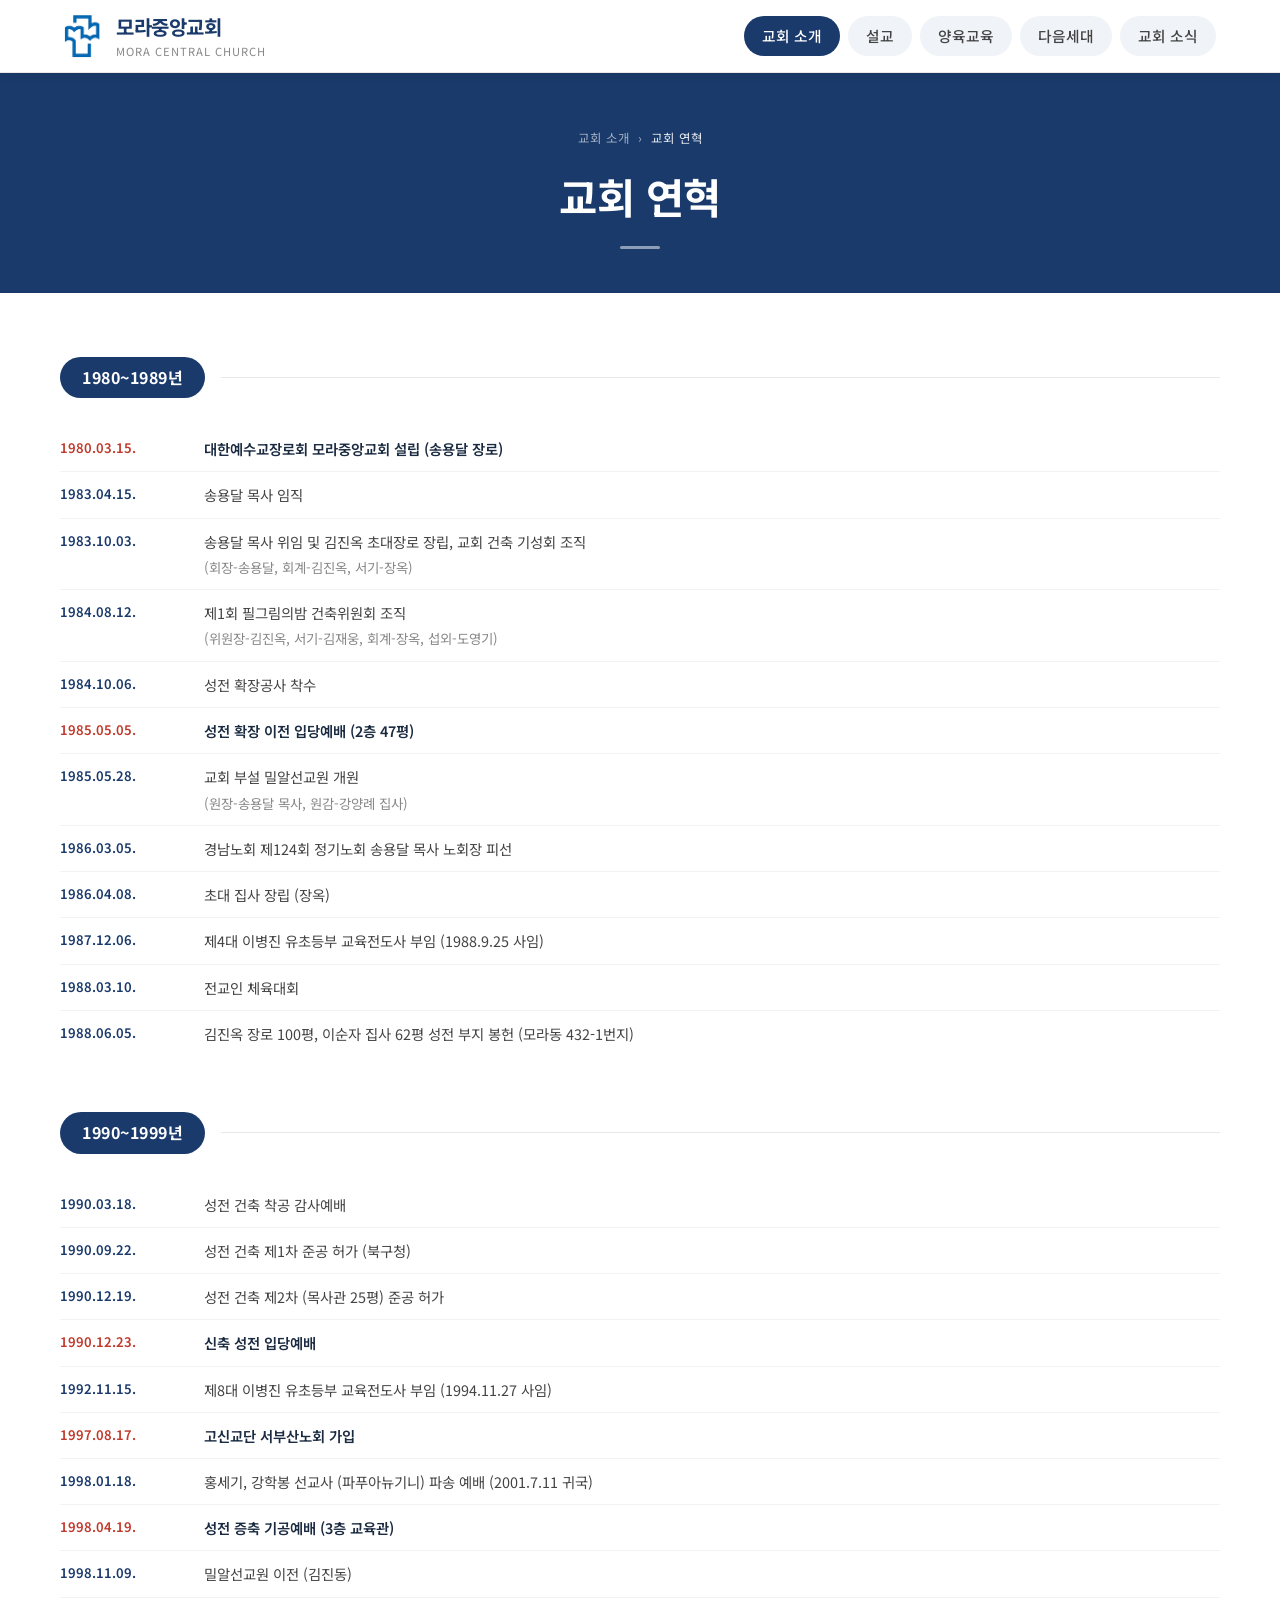
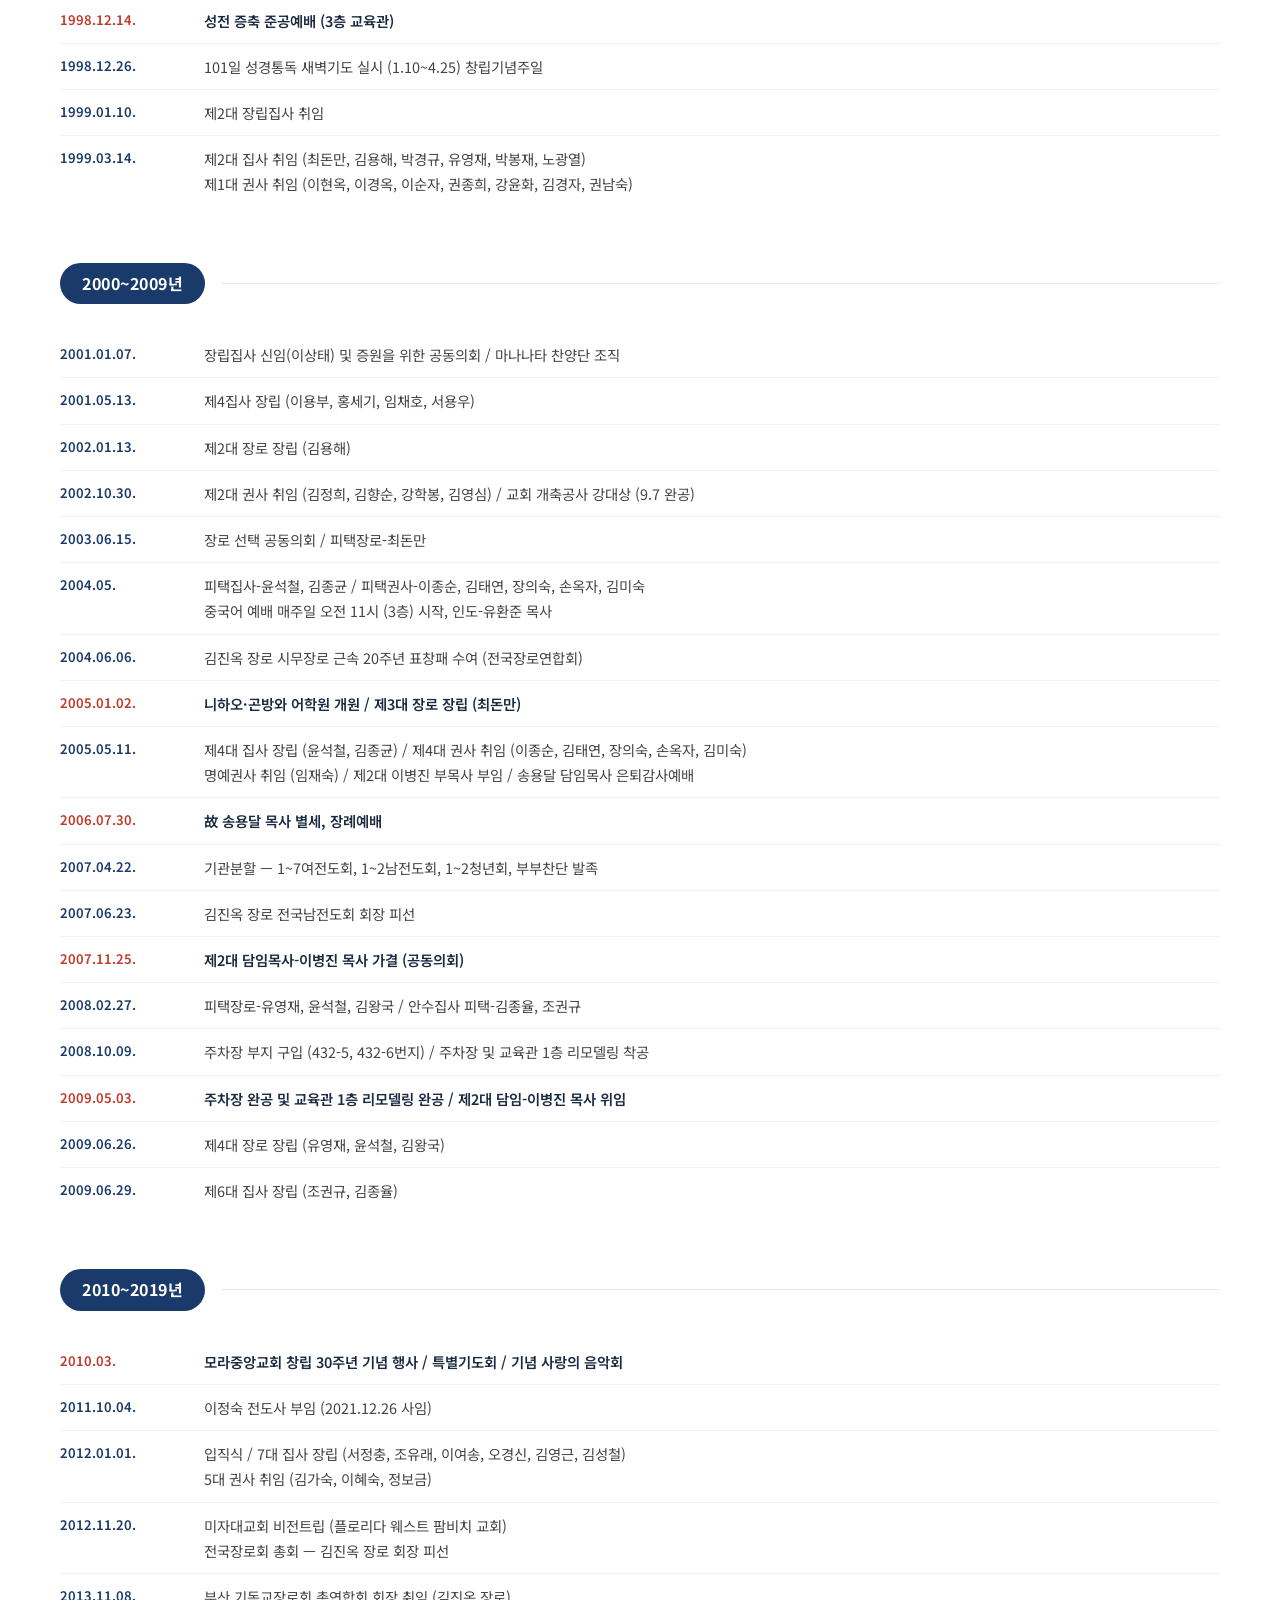
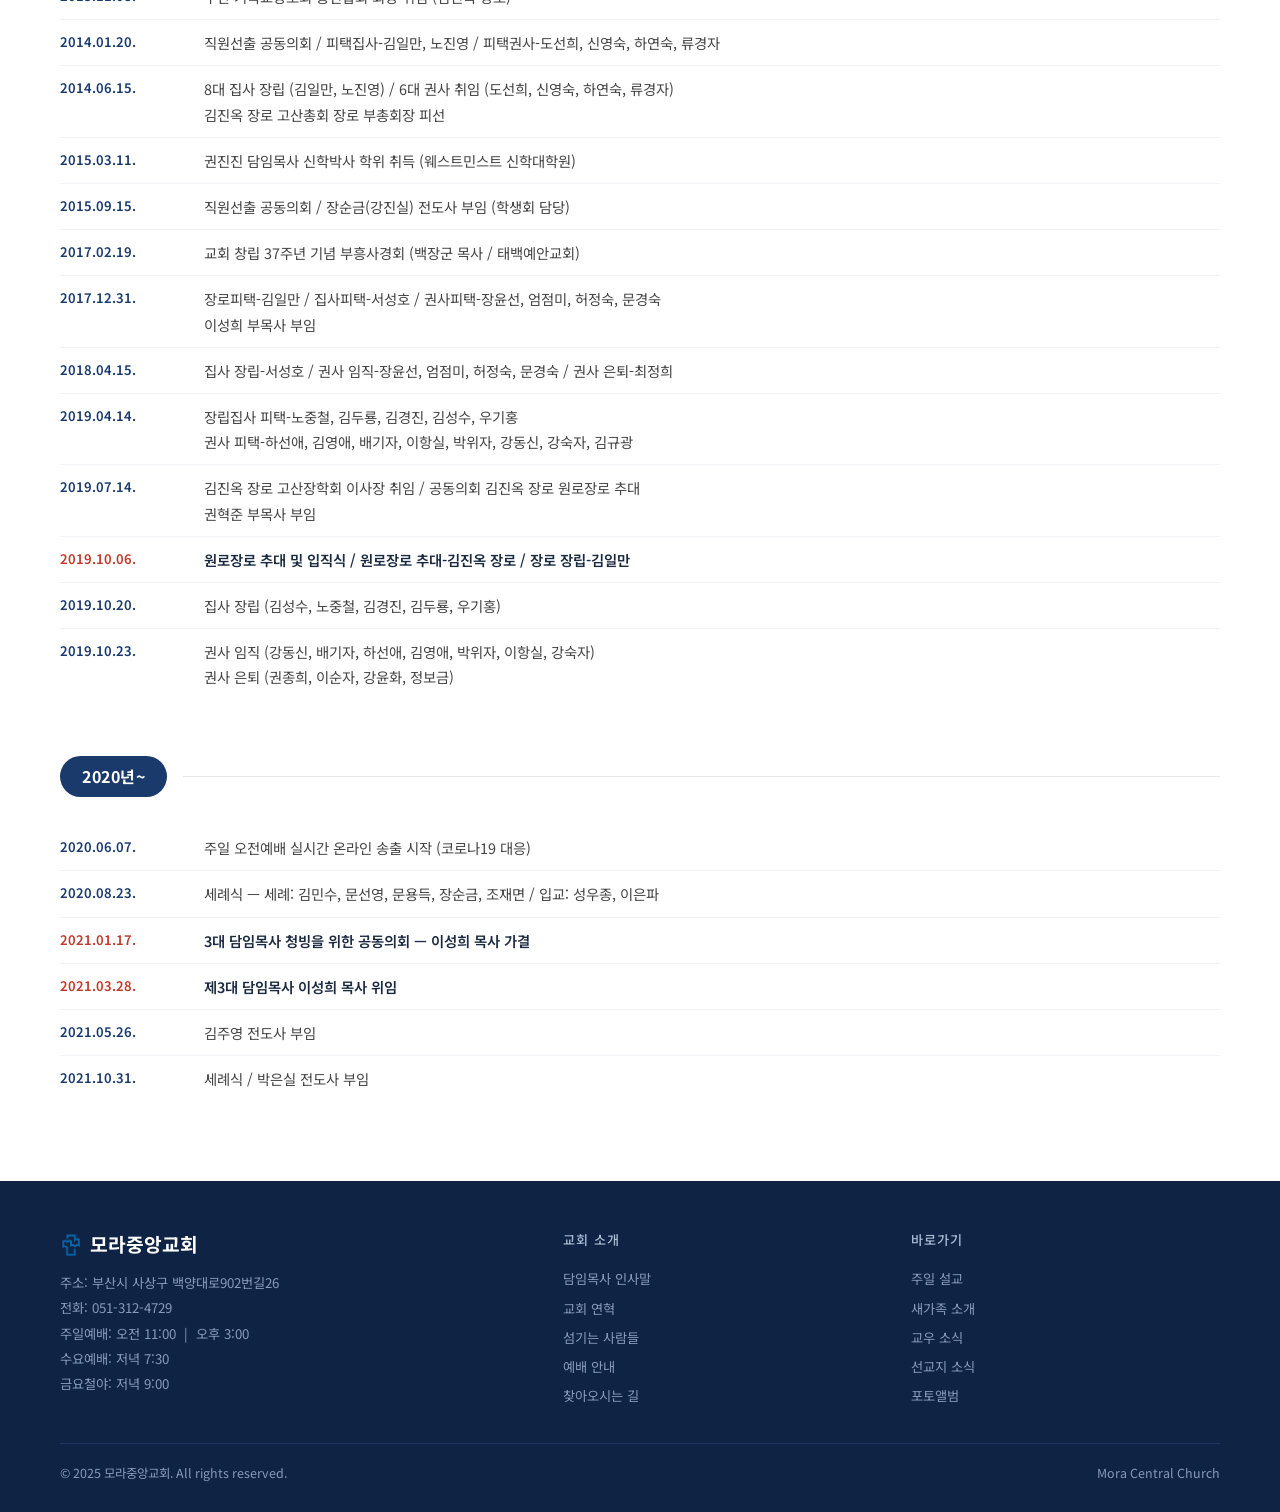
<file: history.html>
<!DOCTYPE html>
<html lang="ko">
<head>
    <meta charset="UTF-8">
    <meta name="viewport" content="width=device-width, initial-scale=1.0">
    <title>교회 연혁 — 모라중앙교회</title>
    <meta name="description" content="모라중앙교회 1980년 창립부터 현재까지의 역사">
    <meta property="og:type" content="website">
    <meta property="og:site_name" content="모라중앙교회">
    <meta property="og:title" content="교회 연혁 — 모라중앙교회">
    <meta property="og:description" content="모라중앙교회 1980년 창립부터 현재까지의 역사">
    <meta property="og:image" content="https://images.unsplash.com/photo-1501630834273-4b5604d2ee31?w=1200&q=80">
    <meta property="og:url" content="https://vibecoding-seven-phi.vercel.app/history.html">
    <link href="https://fonts.googleapis.com/css2?family=Noto+Sans+KR:wght@300;400;500;700&display=swap" rel="stylesheet">
    <link href="https://cdnjs.cloudflare.com/ajax/libs/font-awesome/6.5.0/css/all.min.css" rel="stylesheet">
    <link rel="stylesheet" href="/css/style.css">
    <style>
        .page-hero { background: var(--primary); color: white; padding: 56px 0 44px; text-align: center; }
        .breadcrumb { font-size: 0.78rem; color: rgba(255,255,255,0.6); letter-spacing: 1px; margin-bottom: 14px; }
        .breadcrumb span { color: rgba(255,255,255,0.9); }
        .page-hero h1 { font-size: clamp(1.8rem, 4vw, 2.6rem); font-weight: 700; letter-spacing: -0.5px; }
        .page-hero-bar { width: 40px; height: 3px; background: rgba(255,255,255,0.5); margin: 16px auto 0; border-radius: 2px; }

        /* ── History Layout ── */
        .history-section { padding: 64px 0 80px; }

        .decade-block { margin-bottom: 56px; }
        .decade-block:last-child { margin-bottom: 0; }

        .decade-header {
            display: flex;
            align-items: center;
            gap: 16px;
            margin-bottom: 28px;
        }
        .decade-label {
            background: var(--primary);
            color: white;
            font-size: 1rem;
            font-weight: 700;
            padding: 8px 22px;
            border-radius: 24px;
            white-space: nowrap;
            letter-spacing: 0.5px;
        }
        .decade-line {
            flex: 1;
            height: 1px;
            background: var(--border);
        }

        /* ── Timeline rows ── */
        .timeline { display: flex; flex-direction: column; gap: 0; }

        .tl-row {
            display: grid;
            grid-template-columns: 120px 1fr;
            gap: 0 24px;
            position: relative;
            padding: 10px 0;
            border-bottom: 1px solid #f0f2f5;
        }
        .tl-row:last-child { border-bottom: none; }

        .tl-date {
            font-size: 0.82rem;
            font-weight: 600;
            color: var(--primary);
            padding-top: 1px;
            line-height: 1.6;
        }

        .tl-content {
            font-size: 0.9rem;
            color: #444;
            line-height: 1.75;
        }

        /* highlight key events */
        .tl-row.highlight .tl-content {
            font-weight: 600;
            color: #1a2a40;
        }
        .tl-row.highlight .tl-date {
            color: #c0392b;
        }

        @media (max-width: 600px) {
            .tl-row { grid-template-columns: 90px 1fr; gap: 0 14px; }
            .tl-date { font-size: 0.76rem; }
            .tl-content { font-size: 0.85rem; }
        }
    </style>
</head>
<body data-page="history">

    <div id="site-header"></div>

    <div class="page-hero">
        <div class="breadcrumb">교회 소개 &nbsp;›&nbsp; <span>교회 연혁</span></div>
        <h1>교회 연혁</h1>
        <div class="page-hero-bar"></div>
    </div>

    <section class="history-section">
        <div class="inner">

            <!-- 1980~1989 -->
            <div class="decade-block">
                <div class="decade-header">
                    <div class="decade-label">1980~1989년</div>
                    <div class="decade-line"></div>
                </div>
                <div class="timeline">
                    <div class="tl-row highlight">
                        <div class="tl-date">1980.03.15.</div>
                        <div class="tl-content">대한예수교장로회 모라중앙교회 설립 (송용달 장로)</div>
                    </div>
                    <div class="tl-row">
                        <div class="tl-date">1983.04.15.</div>
                        <div class="tl-content">송용달 목사 임직</div>
                    </div>
                    <div class="tl-row">
                        <div class="tl-date">1983.10.03.</div>
                        <div class="tl-content">송용달 목사 위임 및 김진옥 초대장로 장립, 교회 건축 기성회 조직<br>
                            <span style="color:#888;font-size:0.84rem;">(회장-송용달, 회계-김진옥, 서기-장옥)</span></div>
                    </div>
                    <div class="tl-row">
                        <div class="tl-date">1984.08.12.</div>
                        <div class="tl-content">제1회 필그림의밤 건축위원회 조직<br>
                            <span style="color:#888;font-size:0.84rem;">(위원장-김진옥, 서기-김재웅, 회계-장옥, 섭외-도영기)</span></div>
                    </div>
                    <div class="tl-row">
                        <div class="tl-date">1984.10.06.</div>
                        <div class="tl-content">성전 확장공사 착수</div>
                    </div>
                    <div class="tl-row highlight">
                        <div class="tl-date">1985.05.05.</div>
                        <div class="tl-content">성전 확장 이전 입당예배 (2층 47평)</div>
                    </div>
                    <div class="tl-row">
                        <div class="tl-date">1985.05.28.</div>
                        <div class="tl-content">교회 부설 밀알선교원 개원<br>
                            <span style="color:#888;font-size:0.84rem;">(원장-송용달 목사, 원감-강양례 집사)</span></div>
                    </div>
                    <div class="tl-row">
                        <div class="tl-date">1986.03.05.</div>
                        <div class="tl-content">경남노회 제124회 정기노회 송용달 목사 노회장 피선</div>
                    </div>
                    <div class="tl-row">
                        <div class="tl-date">1986.04.08.</div>
                        <div class="tl-content">초대 집사 장립 (장옥)</div>
                    </div>
                    <div class="tl-row">
                        <div class="tl-date">1987.12.06.</div>
                        <div class="tl-content">제4대 이병진 유초등부 교육전도사 부임 (1988.9.25 사임)</div>
                    </div>
                    <div class="tl-row">
                        <div class="tl-date">1988.03.10.</div>
                        <div class="tl-content">전교인 체육대회</div>
                    </div>
                    <div class="tl-row">
                        <div class="tl-date">1988.06.05.</div>
                        <div class="tl-content">김진옥 장로 100평, 이순자 집사 62평 성전 부지 봉헌 (모라동 432-1번지)</div>
                    </div>
                </div>
            </div>

            <!-- 1990~1999 -->
            <div class="decade-block">
                <div class="decade-header">
                    <div class="decade-label">1990~1999년</div>
                    <div class="decade-line"></div>
                </div>
                <div class="timeline">
                    <div class="tl-row">
                        <div class="tl-date">1990.03.18.</div>
                        <div class="tl-content">성전 건축 착공 감사예배</div>
                    </div>
                    <div class="tl-row">
                        <div class="tl-date">1990.09.22.</div>
                        <div class="tl-content">성전 건축 제1차 준공 허가 (북구청)</div>
                    </div>
                    <div class="tl-row">
                        <div class="tl-date">1990.12.19.</div>
                        <div class="tl-content">성전 건축 제2차 (목사관 25평) 준공 허가</div>
                    </div>
                    <div class="tl-row highlight">
                        <div class="tl-date">1990.12.23.</div>
                        <div class="tl-content">신축 성전 입당예배</div>
                    </div>
                    <div class="tl-row">
                        <div class="tl-date">1992.11.15.</div>
                        <div class="tl-content">제8대 이병진 유초등부 교육전도사 부임 (1994.11.27 사임)</div>
                    </div>
                    <div class="tl-row highlight">
                        <div class="tl-date">1997.08.17.</div>
                        <div class="tl-content">고신교단 서부산노회 가입</div>
                    </div>
                    <div class="tl-row">
                        <div class="tl-date">1998.01.18.</div>
                        <div class="tl-content">홍세기, 강학봉 선교사 (파푸아뉴기니) 파송 예배 (2001.7.11 귀국)</div>
                    </div>
                    <div class="tl-row highlight">
                        <div class="tl-date">1998.04.19.</div>
                        <div class="tl-content">성전 증축 기공예배 (3층 교육관)</div>
                    </div>
                    <div class="tl-row">
                        <div class="tl-date">1998.11.09.</div>
                        <div class="tl-content">밀알선교원 이전 (김진동)</div>
                    </div>
                    <div class="tl-row highlight">
                        <div class="tl-date">1998.12.14.</div>
                        <div class="tl-content">성전 증축 준공예배 (3층 교육관)</div>
                    </div>
                    <div class="tl-row">
                        <div class="tl-date">1998.12.26.</div>
                        <div class="tl-content">101일 성경통독 새벽기도 실시 (1.10~4.25) 창립기념주일</div>
                    </div>
                    <div class="tl-row">
                        <div class="tl-date">1999.01.10.</div>
                        <div class="tl-content">제2대 장립집사 취임</div>
                    </div>
                    <div class="tl-row">
                        <div class="tl-date">1999.03.14.</div>
                        <div class="tl-content">제2대 집사 취임 (최돈만, 김용해, 박경규, 유영재, 박봉재, 노광열)<br>
                            제1대 권사 취임 (이현옥, 이경옥, 이순자, 권종희, 강윤화, 김경자, 권남숙)</div>
                    </div>
                </div>
            </div>

            <!-- 2000~2009 -->
            <div class="decade-block">
                <div class="decade-header">
                    <div class="decade-label">2000~2009년</div>
                    <div class="decade-line"></div>
                </div>
                <div class="timeline">
                    <div class="tl-row">
                        <div class="tl-date">2001.01.07.</div>
                        <div class="tl-content">장립집사 신임(이상태) 및 증원을 위한 공동의회 / 마나나타 찬양단 조직</div>
                    </div>
                    <div class="tl-row">
                        <div class="tl-date">2001.05.13.</div>
                        <div class="tl-content">제4집사 장립 (이용부, 홍세기, 임채호, 서용우)</div>
                    </div>
                    <div class="tl-row">
                        <div class="tl-date">2002.01.13.</div>
                        <div class="tl-content">제2대 장로 장립 (김용해)</div>
                    </div>
                    <div class="tl-row">
                        <div class="tl-date">2002.10.30.</div>
                        <div class="tl-content">제2대 권사 취임 (김정희, 김향순, 강학봉, 김영심) / 교회 개축공사 강대상 (9.7 완공)</div>
                    </div>
                    <div class="tl-row">
                        <div class="tl-date">2003.06.15.</div>
                        <div class="tl-content">장로 선택 공동의회 / 피택장로-최돈만</div>
                    </div>
                    <div class="tl-row">
                        <div class="tl-date">2004.05.</div>
                        <div class="tl-content">피택집사-윤석철, 김종균 / 피택권사-이종순, 김태연, 장의숙, 손옥자, 김미숙<br>
                            중국어 예배 매주일 오전 11시 (3층) 시작, 인도-유환준 목사</div>
                    </div>
                    <div class="tl-row">
                        <div class="tl-date">2004.06.06.</div>
                        <div class="tl-content">김진옥 장로 시무장로 근속 20주년 표창패 수여 (전국장로연합회)</div>
                    </div>
                    <div class="tl-row highlight">
                        <div class="tl-date">2005.01.02.</div>
                        <div class="tl-content">니하오·곤방와 어학원 개원 / 제3대 장로 장립 (최돈만)</div>
                    </div>
                    <div class="tl-row">
                        <div class="tl-date">2005.05.11.</div>
                        <div class="tl-content">제4대 집사 장립 (윤석철, 김종균) / 제4대 권사 취임 (이종순, 김태연, 장의숙, 손옥자, 김미숙)<br>
                            명예권사 취임 (임재숙) / 제2대 이병진 부목사 부임 / 송용달 담임목사 은퇴감사예배</div>
                    </div>
                    <div class="tl-row highlight">
                        <div class="tl-date">2006.07.30.</div>
                        <div class="tl-content">故 송용달 목사 별세, 장례예배</div>
                    </div>
                    <div class="tl-row">
                        <div class="tl-date">2007.04.22.</div>
                        <div class="tl-content">기관분할 — 1~7여전도회, 1~2남전도회, 1~2청년회, 부부찬단 발족</div>
                    </div>
                    <div class="tl-row">
                        <div class="tl-date">2007.06.23.</div>
                        <div class="tl-content">김진옥 장로 전국남전도회 회장 피선</div>
                    </div>
                    <div class="tl-row highlight">
                        <div class="tl-date">2007.11.25.</div>
                        <div class="tl-content">제2대 담임목사-이병진 목사 가결 (공동의회)</div>
                    </div>
                    <div class="tl-row">
                        <div class="tl-date">2008.02.27.</div>
                        <div class="tl-content">피택장로-유영재, 윤석철, 김왕국 / 안수집사 피택-김종율, 조권규</div>
                    </div>
                    <div class="tl-row">
                        <div class="tl-date">2008.10.09.</div>
                        <div class="tl-content">주차장 부지 구입 (432-5, 432-6번지) / 주차장 및 교육관 1층 리모델링 착공</div>
                    </div>
                    <div class="tl-row highlight">
                        <div class="tl-date">2009.05.03.</div>
                        <div class="tl-content">주차장 완공 및 교육관 1층 리모델링 완공 / 제2대 담임-이병진 목사 위임</div>
                    </div>
                    <div class="tl-row">
                        <div class="tl-date">2009.06.26.</div>
                        <div class="tl-content">제4대 장로 장립 (유영재, 윤석철, 김왕국)</div>
                    </div>
                    <div class="tl-row">
                        <div class="tl-date">2009.06.29.</div>
                        <div class="tl-content">제6대 집사 장립 (조권규, 김종율)</div>
                    </div>
                </div>
            </div>

            <!-- 2010~2019 -->
            <div class="decade-block">
                <div class="decade-header">
                    <div class="decade-label">2010~2019년</div>
                    <div class="decade-line"></div>
                </div>
                <div class="timeline">
                    <div class="tl-row highlight">
                        <div class="tl-date">2010.03.</div>
                        <div class="tl-content">모라중앙교회 창립 30주년 기념 행사 / 특별기도회 / 기념 사랑의 음악회</div>
                    </div>
                    <div class="tl-row">
                        <div class="tl-date">2011.10.04.</div>
                        <div class="tl-content">이정숙 전도사 부임 (2021.12.26 사임)</div>
                    </div>
                    <div class="tl-row">
                        <div class="tl-date">2012.01.01.</div>
                        <div class="tl-content">입직식 / 7대 집사 장립 (서정충, 조유래, 이여송, 오경신, 김영근, 김성철)<br>
                            5대 권사 취임 (김가숙, 이혜숙, 정보금)</div>
                    </div>
                    <div class="tl-row">
                        <div class="tl-date">2012.11.20.</div>
                        <div class="tl-content">미자대교회 비전트립 (플로리다 웨스트 팜비치 교회)<br>
                            전국장로회 총회 — 김진옥 장로 회장 피선</div>
                    </div>
                    <div class="tl-row">
                        <div class="tl-date">2013.11.08.</div>
                        <div class="tl-content">부산 기독교장로회 총연합회 회장 취임 (김진옥 장로)</div>
                    </div>
                    <div class="tl-row">
                        <div class="tl-date">2014.01.20.</div>
                        <div class="tl-content">직원선출 공동의회 / 피택집사-김일만, 노진영 / 피택권사-도선희, 신영숙, 하연숙, 류경자</div>
                    </div>
                    <div class="tl-row">
                        <div class="tl-date">2014.06.15.</div>
                        <div class="tl-content">8대 집사 장립 (김일만, 노진영) / 6대 권사 취임 (도선희, 신영숙, 하연숙, 류경자)<br>
                            김진옥 장로 고산총회 장로 부총회장 피선</div>
                    </div>
                    <div class="tl-row">
                        <div class="tl-date">2015.03.11.</div>
                        <div class="tl-content">권진진 담임목사 신학박사 학위 취득 (웨스트민스트 신학대학원)</div>
                    </div>
                    <div class="tl-row">
                        <div class="tl-date">2015.09.15.</div>
                        <div class="tl-content">직원선출 공동의회 / 장순금(강진실) 전도사 부임 (학생회 담당)</div>
                    </div>
                    <div class="tl-row">
                        <div class="tl-date">2017.02.19.</div>
                        <div class="tl-content">교회 창립 37주년 기념 부흥사경회 (백장군 목사 / 태백예안교회)</div>
                    </div>
                    <div class="tl-row">
                        <div class="tl-date">2017.12.31.</div>
                        <div class="tl-content">장로피택-김일만 / 집사피택-서성호 / 권사피택-장윤선, 엄점미, 허정숙, 문경숙<br>
                            이성희 부목사 부임</div>
                    </div>
                    <div class="tl-row">
                        <div class="tl-date">2018.04.15.</div>
                        <div class="tl-content">집사 장립-서성호 / 권사 임직-장윤선, 엄점미, 허정숙, 문경숙 / 권사 은퇴-최정희</div>
                    </div>
                    <div class="tl-row">
                        <div class="tl-date">2019.04.14.</div>
                        <div class="tl-content">장립집사 피택-노중철, 김두룡, 김경진, 김성수, 우기홍<br>
                            권사 피택-하선애, 김영애, 배기자, 이항실, 박위자, 강동신, 강숙자, 김규광</div>
                    </div>
                    <div class="tl-row">
                        <div class="tl-date">2019.07.14.</div>
                        <div class="tl-content">김진옥 장로 고산장학회 이사장 취임 / 공동의회 김진옥 장로 원로장로 추대<br>
                            권혁준 부목사 부임</div>
                    </div>
                    <div class="tl-row highlight">
                        <div class="tl-date">2019.10.06.</div>
                        <div class="tl-content">원로장로 추대 및 입직식 / 원로장로 추대-김진옥 장로 / 장로 장립-김일만</div>
                    </div>
                    <div class="tl-row">
                        <div class="tl-date">2019.10.20.</div>
                        <div class="tl-content">집사 장립 (김성수, 노중철, 김경진, 김두룡, 우기홍)</div>
                    </div>
                    <div class="tl-row">
                        <div class="tl-date">2019.10.23.</div>
                        <div class="tl-content">권사 임직 (강동신, 배기자, 하선애, 김영애, 박위자, 이항실, 강숙자)<br>
                            권사 은퇴 (권종희, 이순자, 강윤화, 정보금)</div>
                    </div>
                </div>
            </div>

            <!-- 2020~ -->
            <div class="decade-block">
                <div class="decade-header">
                    <div class="decade-label">2020년~</div>
                    <div class="decade-line"></div>
                </div>
                <div class="timeline">
                    <div class="tl-row">
                        <div class="tl-date">2020.06.07.</div>
                        <div class="tl-content">주일 오전예배 실시간 온라인 송출 시작 (코로나19 대응)</div>
                    </div>
                    <div class="tl-row">
                        <div class="tl-date">2020.08.23.</div>
                        <div class="tl-content">세례식 — 세례: 김민수, 문선영, 문용득, 장순금, 조재면 / 입교: 성우종, 이은파</div>
                    </div>
                    <div class="tl-row highlight">
                        <div class="tl-date">2021.01.17.</div>
                        <div class="tl-content">3대 담임목사 청빙을 위한 공동의회 — 이성희 목사 가결</div>
                    </div>
                    <div class="tl-row highlight">
                        <div class="tl-date">2021.03.28.</div>
                        <div class="tl-content">제3대 담임목사 이성희 목사 위임</div>
                    </div>
                    <div class="tl-row">
                        <div class="tl-date">2021.05.26.</div>
                        <div class="tl-content">김주영 전도사 부임</div>
                    </div>
                    <div class="tl-row">
                        <div class="tl-date">2021.10.31.</div>
                        <div class="tl-content">세례식 / 박은실 전도사 부임</div>
                    </div>
                </div>
            </div>

        </div>
    </section>

    <div id="site-footer"></div>

    <script src="/js/components.js"></script>
</body>
</html>
</file>
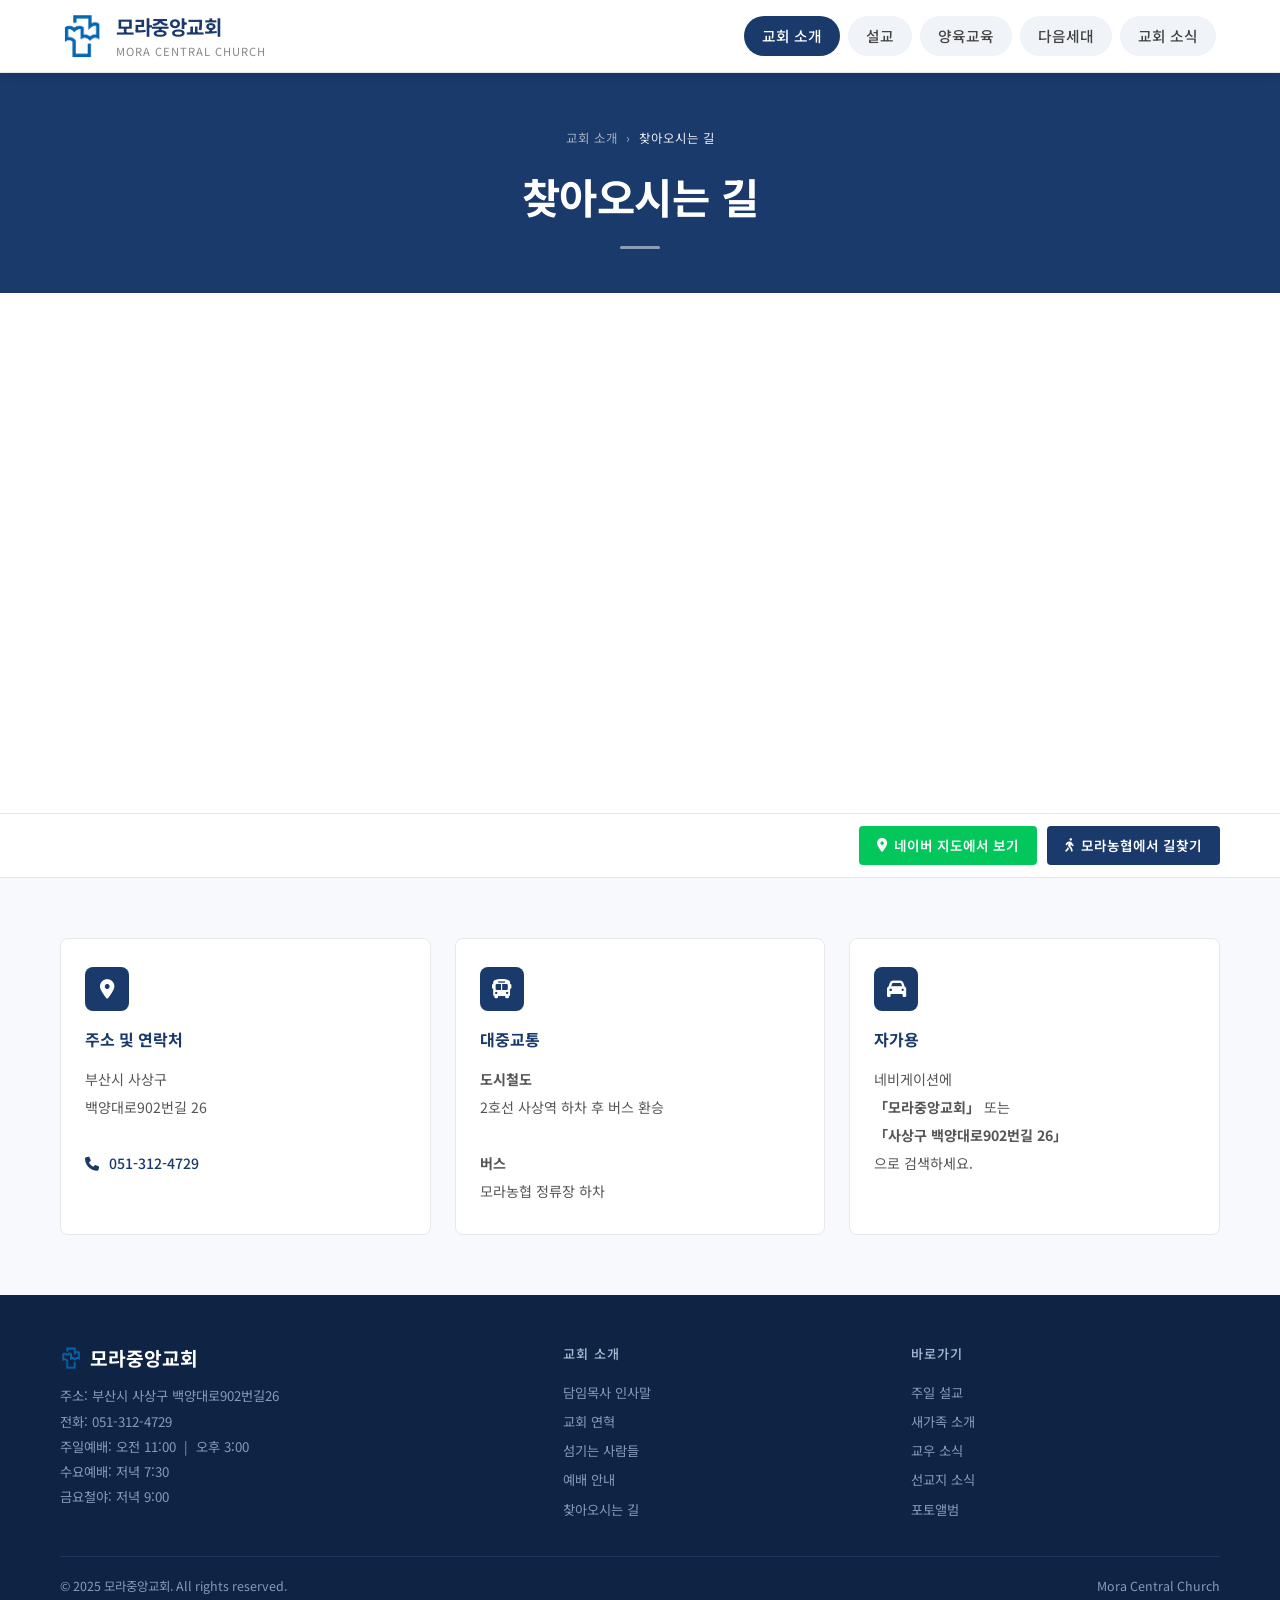
<file: map.html>
<!DOCTYPE html>
<html lang="ko">
<head>
    <meta charset="UTF-8">
    <meta name="viewport" content="width=device-width, initial-scale=1.0">
    <title>찾아오시는 길 — 모라중앙교회</title>
    <meta name="description" content="모라중앙교회 찾아오시는 길 | 부산시 사상구 백양대로902번길 26">
    <meta property="og:title" content="찾아오시는 길 — 모라중앙교회">
    <meta property="og:description" content="부산시 사상구 백양대로902번길 26">
    <meta property="og:image" content="https://images.unsplash.com/photo-1501630834273-4b5604d2ee31?w=1200&q=80">
    <meta property="og:url" content="https://vibecoding-seven-phi.vercel.app/map.html">
    <link href="https://fonts.googleapis.com/css2?family=Noto+Sans+KR:wght@300;400;500;700&display=swap" rel="stylesheet">
    <link href="https://cdnjs.cloudflare.com/ajax/libs/font-awesome/6.5.0/css/all.min.css" rel="stylesheet">
    <link rel="stylesheet" href="/css/style.css">
    <style>
        /* ── Page Hero ── */
        .page-hero { background: var(--primary); color: white; padding: 56px 0 44px; text-align: center; }
        .breadcrumb { font-size: 0.78rem; color: rgba(255,255,255,0.6); letter-spacing: 1px; margin-bottom: 14px; }
        .breadcrumb span { color: rgba(255,255,255,0.9); }
        .page-hero h1 { font-size: clamp(1.8rem, 4vw, 2.6rem); font-weight: 700; letter-spacing: -0.5px; }
        .page-hero-bar { width: 40px; height: 3px; background: rgba(255,255,255,0.5); margin: 16px auto 0; border-radius: 2px; }

        /* ── Map iframe ── */
        .map-wrap { position: relative; }
        .map-wrap iframe {
            width: 100%; height: 520px;
            border: none; display: block;
        }

        /* ── Map buttons bar ── */
        .map-btn-bar {
            background: white;
            border-top: 1px solid var(--border);
            border-bottom: 1px solid var(--border);
            padding: 12px 0;
        }
        .map-btn-bar .inner {
            display: flex; gap: 10px; justify-content: flex-end; align-items: center;
        }
        .btn-naver {
            display: inline-flex; align-items: center; gap: 7px;
            padding: 9px 18px; background: #03C75A; color: white;
            border-radius: 4px; font-size: 0.85rem; font-weight: 600;
            transition: background 0.2s;
        }
        .btn-naver:hover { background: #02a34a; }
        .btn-direction {
            display: inline-flex; align-items: center; gap: 7px;
            padding: 9px 18px; background: var(--primary); color: white;
            border-radius: 4px; font-size: 0.85rem; font-weight: 600;
            transition: background 0.2s;
        }
        .btn-direction:hover { background: #0f2a5a; }

        /* ── Info Section ── */
        .info-section { padding: 60px 0; background: var(--surface); }
        .info-grid { display: grid; grid-template-columns: repeat(3, 1fr); gap: 24px; }
        .info-card {
            background: white; border: 1px solid var(--border);
            border-radius: 8px; padding: 28px 24px;
        }
        .info-card-icon {
            width: 44px; height: 44px; background: var(--primary);
            border-radius: 8px; display: flex; align-items: center; justify-content: center;
            color: white; font-size: 1.2rem; margin-bottom: 16px;
        }
        .info-card h3 { font-size: 1rem; font-weight: 700; color: var(--primary); margin-bottom: 12px; }
        .info-card p { font-size: 0.88rem; color: #555; line-height: 2; }
        .info-card a { color: var(--primary); font-weight: 500; }
        .info-card a:hover { text-decoration: underline; }

        /* ── Responsive ── */
        @media (max-width: 900px) {
            .info-grid { grid-template-columns: 1fr; }
            .map-wrap iframe { height: 380px; }
            .map-btn-bar .inner { justify-content: center; flex-wrap: wrap; }
        }
    </style>
</head>
<body data-page="map">

    <div id="site-header"></div>

    <!-- Page Hero -->
    <div class="page-hero">
        <div class="breadcrumb">교회 소개 &nbsp;›&nbsp; <span>찾아오시는 길</span></div>
        <h1>찾아오시는 길</h1>
        <div class="page-hero-bar"></div>
    </div>

    <!-- 네이버 지도 iframe -->
    <div class="map-wrap">
        <iframe
            src="https://map.naver.com/p/entry/place/15001973"
            title="모라중앙교회 위치"
            allowfullscreen>
        </iframe>
    </div>

    <!-- 버튼 바 -->
    <div class="map-btn-bar">
        <div class="inner">
            <a class="btn-naver"
               href="https://map.naver.com/p/entry/place/15001973"
               target="_blank" rel="noopener">
                <i class="fa-solid fa-location-dot"></i> 네이버 지도에서 보기
            </a>
            <a class="btn-direction"
               href="https://map.naver.com/p/directions/3AE7Jn,2zae3i,%EB%AA%A8%EB%9D%BC%EB%86%8D%ED%98%91,622836,BUS_STATION/3AEbii,2zabzA,%EB%AA%A8%EB%9D%BC%EC%A4%91%EC%95%99%EA%B5%90%ED%9A%8C,15001973,PLACE_POI/-/walk?c=18.00,0,0,0,dh"
               target="_blank" rel="noopener">
                <i class="fa-solid fa-person-walking"></i> 모라농협에서 길찾기
            </a>
        </div>
    </div>

    <!-- Info Section -->
    <section class="info-section">
        <div class="inner">
            <div class="info-grid">

                <div class="info-card">
                    <div class="info-card-icon"><i class="fa-solid fa-location-dot"></i></div>
                    <h3>주소 및 연락처</h3>
                    <p>
                        부산시 사상구<br>
                        백양대로902번길 26<br><br>
                        <i class="fa-solid fa-phone" style="color:var(--primary);margin-right:6px;"></i>
                        <a href="tel:051-312-4729">051-312-4729</a>
                    </p>
                </div>

                <div class="info-card">
                    <div class="info-card-icon"><i class="fa-solid fa-bus"></i></div>
                    <h3>대중교통</h3>
                    <p>
                        <strong>도시철도</strong><br>
                        2호선 사상역 하차 후 버스 환승<br><br>
                        <strong>버스</strong><br>
                        모라농협 정류장 하차
                    </p>
                </div>

                <div class="info-card">
                    <div class="info-card-icon"><i class="fa-solid fa-car"></i></div>
                    <h3>자가용</h3>
                    <p>
                        네비게이션에<br>
                        <strong>「모라중앙교회」</strong> 또는<br>
                        <strong>「사상구 백양대로902번길 26」</strong><br>
                        으로 검색하세요.
                    </p>
                </div>

            </div>
        </div>
    </section>

    <div id="site-footer"></div>

    <script src="/js/components.js"></script>
</body>
</html>
</file>
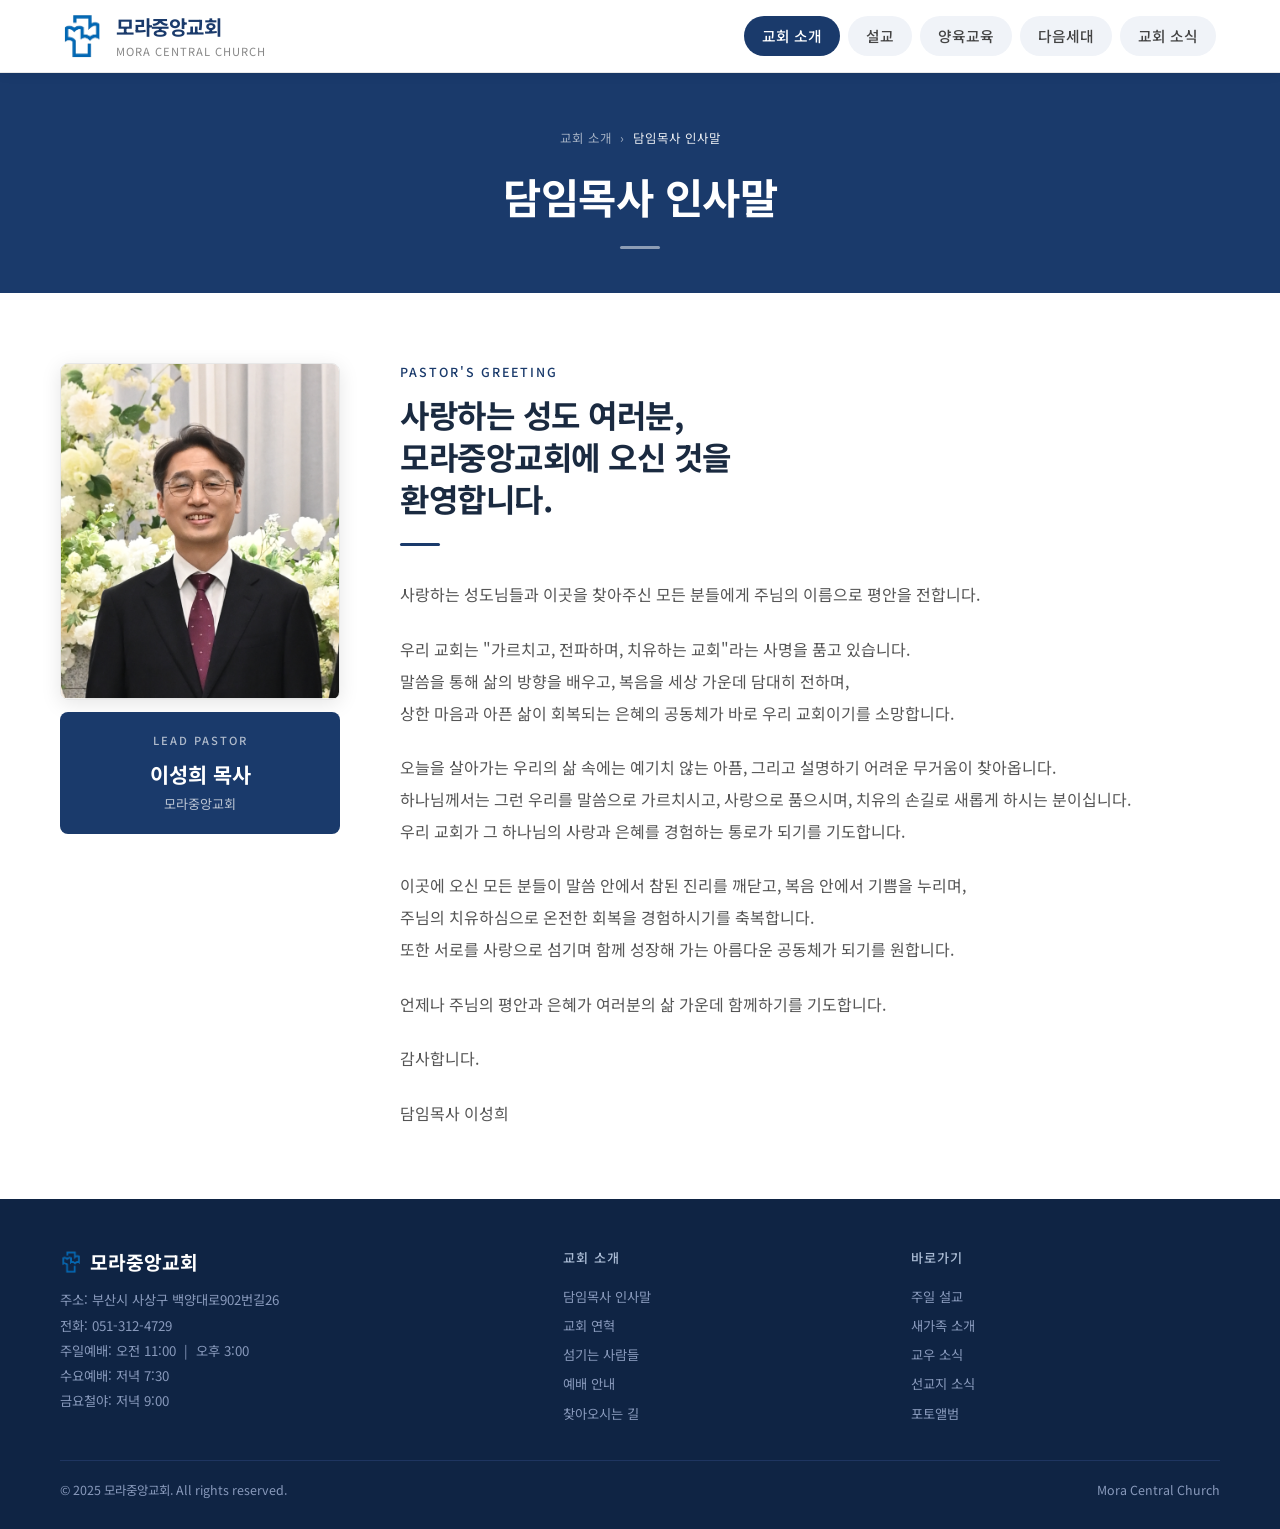
<file: pastor.html>
<!DOCTYPE html>
<html lang="ko">
<head>
    <meta charset="UTF-8">
    <meta name="viewport" content="width=device-width, initial-scale=1.0">
    <title>담임목사 인사말 — 모라중앙교회</title>
    <meta name="description" content="이성희 담임목사 인사말 | 가르치고, 전파하며, 치유하는 교회">
    <meta property="og:type" content="website">
    <meta property="og:site_name" content="모라중앙교회">
    <meta property="og:title" content="담임목사 인사말 — 모라중앙교회">
    <meta property="og:description" content="이성희 담임목사 인사말 | 가르치고, 전파하며, 치유하는 교회">
    <meta property="og:image" content="https://images.unsplash.com/photo-1501630834273-4b5604d2ee31?w=1200&q=80">
    <meta property="og:url" content="https://vibecoding-seven-phi.vercel.app/pastor.html">
    <meta name="twitter:card" content="summary_large_image">
    <meta name="twitter:title" content="담임목사 인사말 — 모라중앙교회">
    <meta name="twitter:description" content="이성희 담임목사 인사말 | 가르치고, 전파하며, 치유하는 교회">
    <meta name="twitter:image" content="https://images.unsplash.com/photo-1501630834273-4b5604d2ee31?w=1200&q=80">
    <link href="https://fonts.googleapis.com/css2?family=Noto+Sans+KR:wght@300;400;500;700&display=swap" rel="stylesheet">
    <link href="https://cdnjs.cloudflare.com/ajax/libs/font-awesome/6.5.0/css/all.min.css" rel="stylesheet">
    <link rel="stylesheet" href="/css/style.css">
    <style>
        /* ── Page Hero ── */
        .page-hero { background: var(--primary); color: white; padding: 56px 0 44px; text-align: center; }
        .breadcrumb { font-size: 0.78rem; color: rgba(255,255,255,0.6); letter-spacing: 1px; margin-bottom: 14px; }
        .breadcrumb span { color: rgba(255,255,255,0.9); }
        .page-hero h1 { font-size: clamp(1.8rem, 4vw, 2.6rem); font-weight: 700; letter-spacing: -0.5px; }
        .page-hero-bar { width: 40px; height: 3px; background: rgba(255,255,255,0.5); margin: 16px auto 0; border-radius: 2px; }

        /* ── Pastor Layout ── */
        .pastor-layout { display: grid; grid-template-columns: 280px 1fr; gap: 60px; align-items: start; }
        .pastor-photo-wrap { position: sticky; top: 90px; }
        .pastor-photo { width: 100%; border-radius: var(--radius-md); overflow: hidden; border: 1px solid var(--border); box-shadow: 0 4px 20px rgba(0,0,0,0.1); }
        .pastor-photo img { width: 100%; height: 100%; object-fit: cover; display: block; }
        .pastor-name-card { margin-top: 12px; background: var(--primary); color: white; border-radius: var(--radius-md); padding: 20px 24px; text-align: center; }
        .pastor-name-card .title-label { font-size: 0.7rem; font-weight: 500; letter-spacing: 2px; text-transform: uppercase; color: rgba(255,255,255,0.65); margin-bottom: 8px; }
        .pastor-name-card .pastor-name { font-size: 1.3rem; font-weight: 700; margin-bottom: 2px; }
        .pastor-name-card .pastor-church { font-size: 0.82rem; color: rgba(255,255,255,0.7); }

        /* ── Greeting ── */
        .greeting-eyebrow { font-size: 0.78rem; font-weight: 500; letter-spacing: 2px; text-transform: uppercase; color: var(--primary); margin-bottom: 12px; }
        .greeting-title { font-size: clamp(1.4rem, 3vw, 2rem); font-weight: 700; color: #1a2a40; letter-spacing: -0.5px; line-height: 1.3; margin-bottom: 24px; }
        .greeting-divider { width: 40px; height: 3px; background: var(--primary); border-radius: 2px; margin-bottom: 32px; }
        .greeting-body { font-size: 1rem; line-height: 2; color: #555; }
        .greeting-body p { margin-bottom: 1.4em; }
        .greeting-body p:last-child { margin-bottom: 0; }

        /* ── Responsive ── */
        @media (max-width: 900px) {
            .pastor-layout { grid-template-columns: 1fr; gap: 36px; }
            .pastor-photo-wrap { position: static; max-width: 240px; margin: 0 auto; }
        }
    </style>
</head>
<body data-page="pastor">

    <div id="site-header"></div>

    <!-- Page Hero -->
    <div class="page-hero">
        <div class="breadcrumb">교회 소개 &nbsp;›&nbsp; <span>담임목사 인사말</span></div>
        <h1>담임목사 인사말</h1>
        <div class="page-hero-bar"></div>
    </div>

    <!-- Content -->
    <section class="section">
        <div class="inner">
            <div class="pastor-layout">
                <div class="pastor-photo-wrap">
                    <div class="pastor-photo">
                        <img src="/images/pastorphoto.png" alt="담임목사 이성희">
                    </div>
                    <div class="pastor-name-card">
                        <div class="title-label">Lead Pastor</div>
                        <div class="pastor-name">이성희 목사</div>
                        <div class="pastor-church">모라중앙교회</div>
                    </div>
                </div>
                <div class="pastor-greeting">
                    <div class="greeting-eyebrow">Pastor's Greeting</div>
                    <div class="greeting-title">사랑하는 성도 여러분,<br>모라중앙교회에 오신 것을<br>환영합니다.</div>
                    <div class="greeting-divider"></div>
                    <div class="greeting-body">
                        <p>사랑하는 성도님들과 이곳을 찾아주신 모든 분들에게 주님의 이름으로 평안을 전합니다.</p>
                        <p>우리 교회는 "가르치고, 전파하며, 치유하는 교회"라는 사명을 품고 있습니다.<br>
                            말씀을 통해 삶의 방향을 배우고, 복음을 세상 가운데 담대히 전하며,<br>
                            상한 마음과 아픈 삶이 회복되는 은혜의 공동체가 바로 우리 교회이기를 소망합니다.</p>
                        <p>오늘을 살아가는 우리의 삶 속에는 예기치 않는 아픔, 그리고 설명하기 어려운 무거움이 찾아옵니다.<br>
                            하나님께서는 그런 우리를 말씀으로 가르치시고, 사랑으로 품으시며, 치유의 손길로 새롭게 하시는 분이십니다.<br>
                            우리 교회가 그 하나님의 사랑과 은혜를 경험하는 통로가 되기를 기도합니다.</p>
                        <p>이곳에 오신 모든 분들이 말씀 안에서 참된 진리를 깨닫고, 복음 안에서 기쁨을 누리며,<br>
                            주님의 치유하심으로 온전한 회복을 경험하시기를 축복합니다.<br>
                            또한 서로를 사랑으로 섬기며 함께 성장해 가는 아름다운 공동체가 되기를 원합니다.</p>
                        <p>언제나 주님의 평안과 은혜가 여러분의 삶 가운데 함께하기를 기도합니다.</p>
                        <p>감사합니다.</p>
                        <p>담임목사 이성희</p>
                    </div>
                </div>
            </div>
        </div>
    </section>

    <div id="site-footer"></div>

    <script src="/js/components.js"></script>
</body>
</html>
</file>
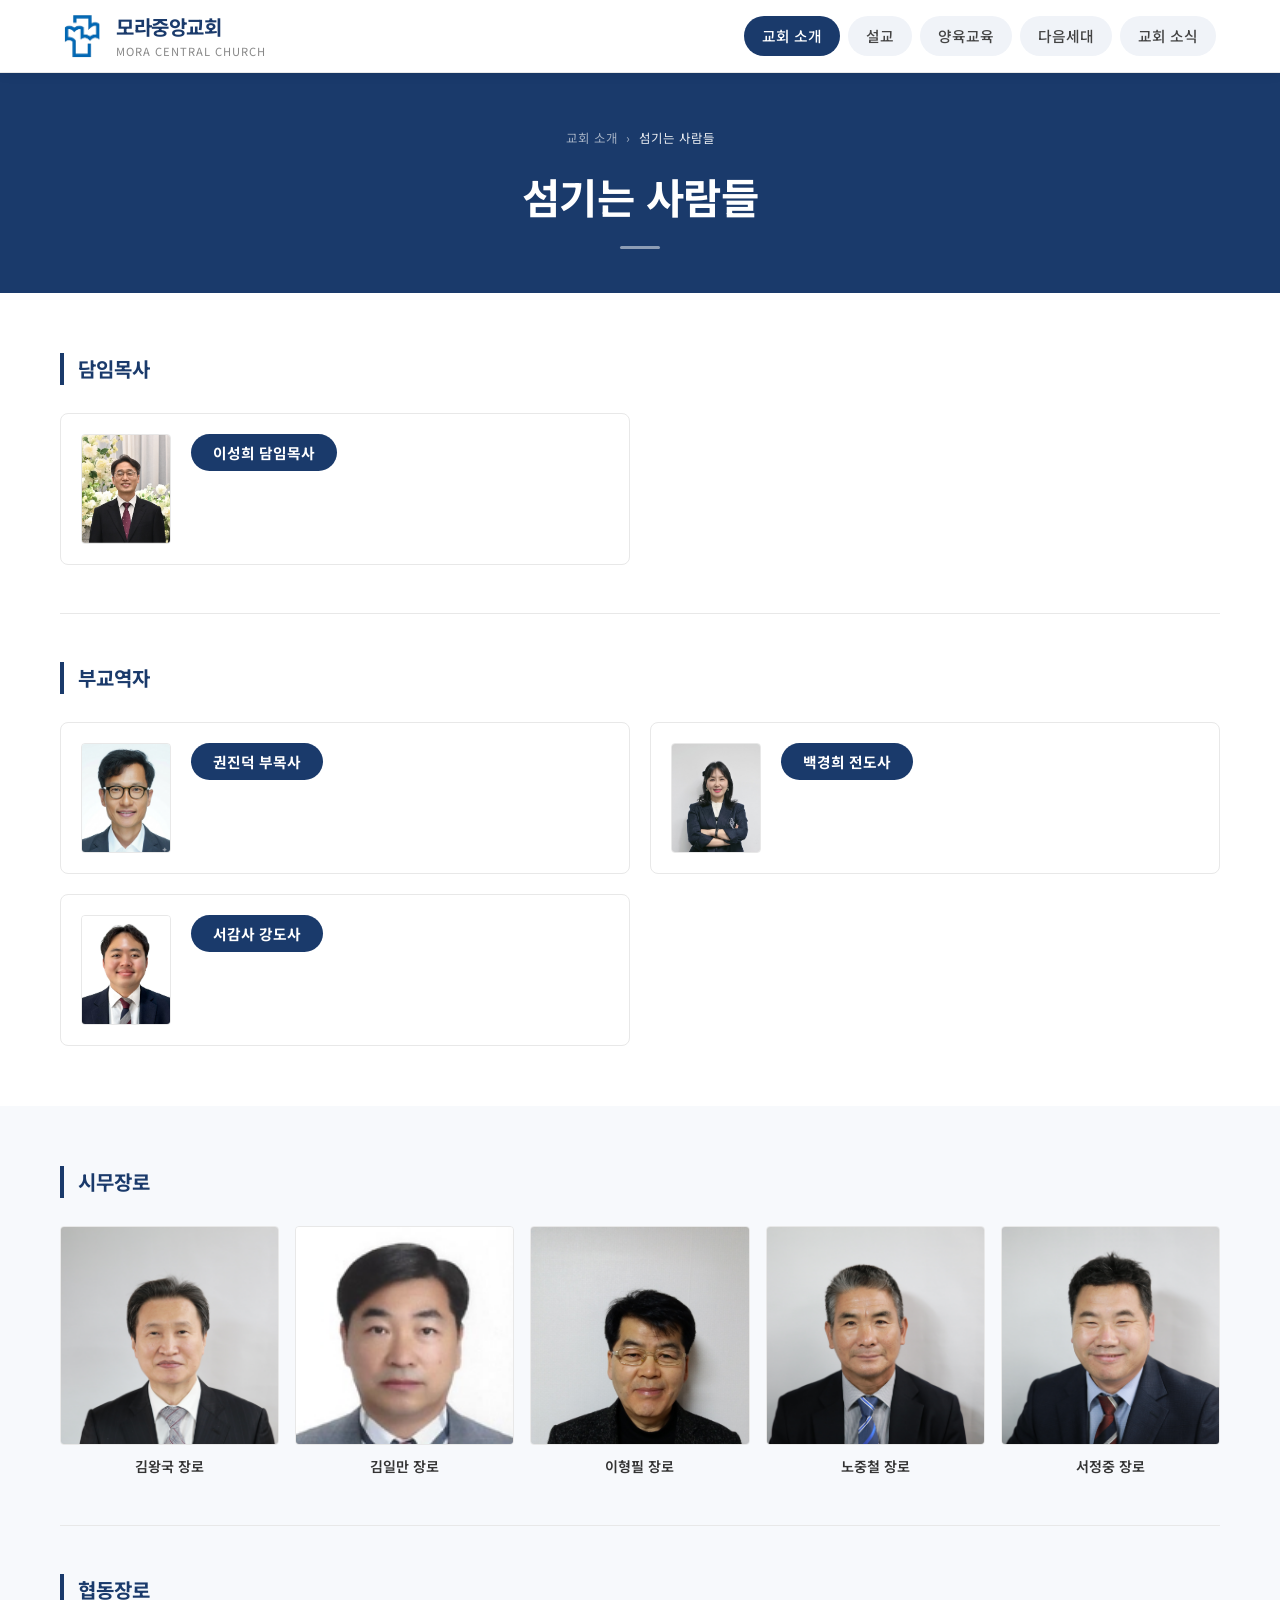
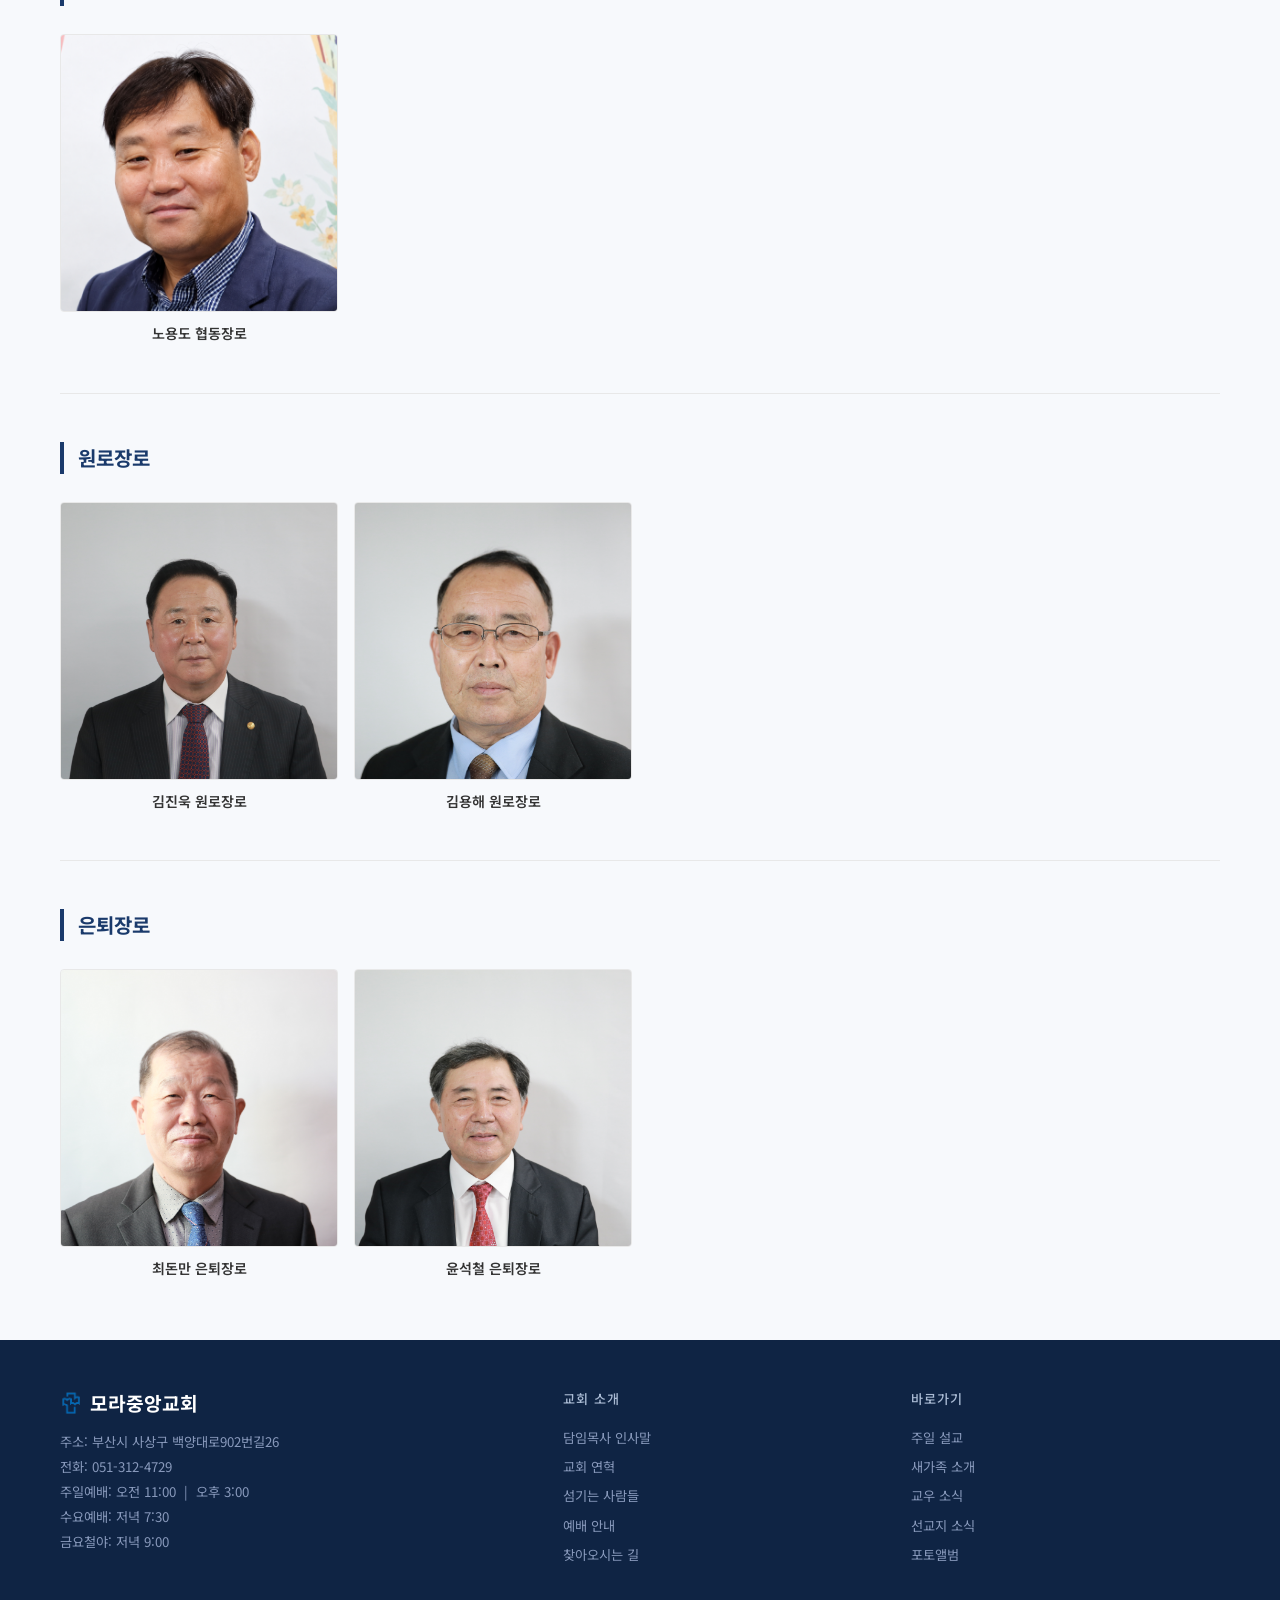
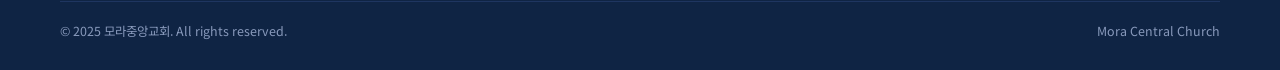
<file: staff.html>
<!DOCTYPE html>
<html lang="ko">
<head>
    <meta charset="UTF-8">
    <meta name="viewport" content="width=device-width, initial-scale=1.0">
    <title>섬기는 사람들 — 모라중앙교회</title>
    <meta name="description" content="모라중앙교회 교역자 및 장로단 소개">
    <meta property="og:type" content="website">
    <meta property="og:site_name" content="모라중앙교회">
    <meta property="og:title" content="섬기는 사람들 — 모라중앙교회">
    <meta property="og:description" content="모라중앙교회 교역자 및 장로단 소개">
    <meta property="og:image" content="https://images.unsplash.com/photo-1501630834273-4b5604d2ee31?w=1200&q=80">
    <meta property="og:url" content="https://vibecoding-seven-phi.vercel.app/staff.html">
    <link href="https://fonts.googleapis.com/css2?family=Noto+Sans+KR:wght@300;400;500;700&display=swap" rel="stylesheet">
    <link href="https://cdnjs.cloudflare.com/ajax/libs/font-awesome/6.5.0/css/all.min.css" rel="stylesheet">
    <link rel="stylesheet" href="/css/style.css">
    <style>
        /* ── Page Hero ── */
        .page-hero { background: var(--primary); color: white; padding: 56px 0 44px; text-align: center; }
        .breadcrumb { font-size: 0.78rem; color: rgba(255,255,255,0.6); letter-spacing: 1px; margin-bottom: 14px; }
        .breadcrumb span { color: rgba(255,255,255,0.9); }
        .page-hero h1 { font-size: clamp(1.8rem, 4vw, 2.6rem); font-weight: 700; letter-spacing: -0.5px; }
        .page-hero-bar { width: 40px; height: 3px; background: rgba(255,255,255,0.5); margin: 16px auto 0; border-radius: 2px; }

        /* ── Section ── */
        .staff-section { padding: 60px 0; }
        .staff-section + .staff-section { padding-top: 0; }

        .section-title {
            font-size: 1.25rem; font-weight: 700; color: var(--primary);
            border-left: 4px solid var(--primary); padding-left: 14px;
            margin-bottom: 28px;
        }

        /* ── Staff Card (교역자) ── */
        .staff-group { margin-bottom: 48px; }
        .staff-group:last-child { margin-bottom: 0; }

        .staff-row {
            display: grid;
            grid-template-columns: repeat(2, 1fr);
            gap: 20px;
        }

        .staff-card {
            display: flex;
            gap: 20px;
            align-items: flex-start;
            background: white;
            border: 1px solid var(--border);
            border-radius: 8px;
            padding: 20px;
        }

        .staff-photo {
            flex-shrink: 0;
            width: 90px;
            height: 110px;
            border-radius: 4px;
            overflow: hidden;
            border: 1px solid var(--border);
        }
        .staff-photo img {
            width: 100%; height: 100%;
            object-fit: cover; object-position: center top;
            display: block;
        }

        .staff-info { flex: 1; min-width: 0; }

        .staff-name-badge {
            display: inline-block;
            background: var(--primary);
            color: white;
            font-size: 0.92rem;
            font-weight: 700;
            padding: 7px 22px;
            border-radius: 20px;
            margin-bottom: 12px;
        }

        .staff-detail {
            font-size: 0.85rem;
            color: #555;
            line-height: 1.9;
        }
        .staff-detail strong { color: #333; }

        /* ── Elder Grid (장로) ── */
        .elder-group { margin-bottom: 48px; }
        .elder-group:last-child { margin-bottom: 0; }

        .elder-grid {
            display: grid;
            grid-template-columns: repeat(5, 1fr);
            gap: 16px;
        }

        .elder-card {
            display: flex;
            flex-direction: column;
            align-items: center;
            text-align: center;
        }

        .elder-photo {
            width: 100%;
            aspect-ratio: 1 / 1;
            border-radius: 4px;
            overflow: hidden;
            border: 1px solid var(--border);
            margin-bottom: 10px;
        }
        .elder-photo img {
            width: 100%; height: 100%;
            object-fit: cover; object-position: center top;
            display: block;
        }

        .elder-name {
            font-size: 0.88rem;
            font-weight: 600;
            color: #333;
        }

        .elder-grid-small {
            grid-template-columns: repeat(4, 1fr);
        }

        /* ── Divider ── */
        .staff-divider {
            border: none;
            border-top: 1px solid var(--border);
            margin: 0 0 48px;
        }

        /* ── Responsive ── */
        @media (max-width: 900px) {
            .staff-row { grid-template-columns: 1fr; }
            .elder-grid { grid-template-columns: repeat(3, 1fr); }
            .elder-grid-small { grid-template-columns: repeat(3, 1fr); }
        }
        @media (max-width: 600px) {
            .elder-grid { grid-template-columns: repeat(2, 1fr); }
            .elder-grid-small { grid-template-columns: repeat(2, 1fr); }
            .staff-card { flex-direction: column; align-items: center; text-align: center; }
            .staff-photo { width: 110px; height: 130px; }
        }
    </style>
</head>
<body data-page="staff">

    <div id="site-header"></div>

    <!-- Page Hero -->
    <div class="page-hero">
        <div class="breadcrumb">교회 소개 &nbsp;›&nbsp; <span>섬기는 사람들</span></div>
        <h1>섬기는 사람들</h1>
        <div class="page-hero-bar"></div>
    </div>

    <!-- 교역자 -->
    <section class="staff-section">
        <div class="inner">

            <!-- 담임목사 -->
            <div class="staff-group">
                <div class="section-title">담임목사</div>
                <div class="staff-row" style="grid-template-columns: 1fr 1fr;">
                    <div class="staff-card">
                        <div class="staff-photo">
                            <img src="/images/pastorphoto.png" alt="이성희 담임목사">
                        </div>
                        <div class="staff-info">
                            <div class="staff-name-badge">이성희 담임목사</div>
                        </div>
                    </div>
                </div>
            </div>

            <hr class="staff-divider">

            <!-- 부교역자 -->
            <div class="staff-group">
                <div class="section-title">부교역자</div>
                <div class="staff-row">
                    <div class="staff-card">
                        <div class="staff-photo">
                            <img src="/images/권진덕 부목사.png" alt="권진덕 부목사">
                        </div>
                        <div class="staff-info">
                            <div class="staff-name-badge">권진덕 부목사</div>
                        </div>
                    </div>
                    <div class="staff-card">
                        <div class="staff-photo">
                            <img src="/images/백경희 전도사.jpg" alt="백경희 전도사">
                        </div>
                        <div class="staff-info">
                            <div class="staff-name-badge">백경희 전도사</div>
                        </div>
                    </div>
                    <div class="staff-card">
                        <div class="staff-photo">
                            <img src="/images/서감사 강도사.jpg" alt="서감사 강도사">
                        </div>
                        <div class="staff-info">
                            <div class="staff-name-badge">서감사 강도사</div>
                        </div>
                    </div>
                </div>
            </div>

        </div>
    </section>

    <!-- 장로 -->
    <section class="staff-section" style="background: var(--surface); padding-top: 60px;">
        <div class="inner">

            <!-- 시무장로 -->
            <div class="elder-group">
                <div class="section-title">시무장로</div>
                <div class="elder-grid">
                    <div class="elder-card">
                        <div class="elder-photo"><img src="/images/001 김왕국 장로.jpg" alt="김왕국 장로"></div>
                        <div class="elder-name">김왕국 장로</div>
                    </div>
                    <div class="elder-card">
                        <div class="elder-photo"><img src="/images/002 김일만 장로.jpg" alt="김일만 장로"></div>
                        <div class="elder-name">김일만 장로</div>
                    </div>
                    <div class="elder-card">
                        <div class="elder-photo"><img src="/images/003 이형필 장로.jpg" alt="이형필 장로"></div>
                        <div class="elder-name">이형필 장로</div>
                    </div>
                    <div class="elder-card">
                        <div class="elder-photo"><img src="/images/004 노중철 장로.jpg" alt="노중철 장로"></div>
                        <div class="elder-name">노중철 장로</div>
                    </div>
                    <div class="elder-card">
                        <div class="elder-photo"><img src="/images/005 서정중 장로.jpg" alt="서정중 장로"></div>
                        <div class="elder-name">서정중 장로</div>
                    </div>
                </div>
            </div>

            <hr class="staff-divider">

            <!-- 협동장로 -->
            <div class="elder-group">
                <div class="section-title">협동장로</div>
                <div class="elder-grid elder-grid-small" style="grid-template-columns: repeat(4, 1fr);">
                    <div class="elder-card">
                        <div class="elder-photo"><img src="/images/006 노용도 협동장로.png" alt="노용도 협동장로"></div>
                        <div class="elder-name">노용도 협동장로</div>
                    </div>
                </div>
            </div>

            <hr class="staff-divider">

            <!-- 원로장로 -->
            <div class="elder-group">
                <div class="section-title">원로장로</div>
                <div class="elder-grid elder-grid-small" style="grid-template-columns: repeat(4, 1fr);">
                    <div class="elder-card">
                        <div class="elder-photo"><img src="/images/007 김진욱 원로장로.jpg" alt="김진욱 원로장로"></div>
                        <div class="elder-name">김진욱 원로장로</div>
                    </div>
                    <div class="elder-card">
                        <div class="elder-photo"><img src="/images/008 김용해 원로장로.jpg" alt="김용해 원로장로"></div>
                        <div class="elder-name">김용해 원로장로</div>
                    </div>
                </div>
            </div>

            <hr class="staff-divider">

            <!-- 은퇴장로 -->
            <div class="elder-group">
                <div class="section-title">은퇴장로</div>
                <div class="elder-grid elder-grid-small" style="grid-template-columns: repeat(4, 1fr);">
                    <div class="elder-card">
                        <div class="elder-photo"><img src="/images/009 최돈만 은퇴장로.jpg" alt="최돈만 은퇴장로"></div>
                        <div class="elder-name">최돈만 은퇴장로</div>
                    </div>
                    <div class="elder-card">
                        <div class="elder-photo"><img src="/images/010 윤석철 은퇴장로.jpg" alt="윤석철 은퇴장로"></div>
                        <div class="elder-name">윤석철 은퇴장로</div>
                    </div>
                </div>
            </div>

        </div>
    </section>

    <div id="site-footer"></div>

    <script src="/js/components.js"></script>
</body>
</html>
</file>
<file: css/style.css>
/* ── Design Tokens ── */
:root {
    --bg: #ffffff;
    --surface: #f7f9fc;
    --fg: #333333;
    --fg-2: #555555;
    --muted: #888888;
    --meta: #aaaaaa;
    --primary: #1a3a6b;
    --primary-dark: #0f2444;
    --primary-light: #f0f3f8;
    --border: #e8e8e8;
    --border-soft: #f0f0f0;
    --font: 'Noto Sans KR', sans-serif;
    --radius-sm: 4px;
    --radius-md: 8px;
    --ease: ease;
    --dur: 200ms;
}

/* ── Reset ── */
* { margin: 0; padding: 0; box-sizing: border-box; }
body { font-family: var(--font); background: var(--bg); color: var(--fg); line-height: 1.6; }
a { text-decoration: none; color: inherit; }

/* ── Header ── */
header {
    background: #fff;
    border-bottom: 1px solid var(--border);
    position: sticky;
    top: 0;
    z-index: 1000;
    box-shadow: 0 2px 10px rgba(0, 0, 0, 0.08);
}
.header-inner {
    max-width: 1200px; margin: 0 auto; padding: 0 20px;
    display: flex; align-items: center; justify-content: space-between; height: 72px;
}
.logo { display: flex; align-items: center; gap: 12px; }
.logo-icon { width: 44px; height: 44px; display: flex; align-items: center; justify-content: center; }
.logo-icon img { width: 100%; height: 100%; object-fit: contain; }
.logo-text .name { font-size: 1.25rem; font-weight: 700; color: var(--primary); letter-spacing: -0.5px; }
.logo-text .sub { font-size: 0.7rem; color: #888; letter-spacing: 1px; }

/* ── Nav ── */
nav ul { list-style: none; display: flex; }
nav > ul > li { position: relative; }
nav > ul > li > a {
    display: flex; align-items: center; padding: 0 18px; height: 40px;
    margin: 16px 4px; border-radius: 20px; font-size: 0.92rem; font-weight: 500;
    color: #444; background: var(--primary-light);
    transition: background var(--dur) var(--ease), color var(--dur) var(--ease);
    white-space: nowrap;
}
nav > ul > li:hover > a,
nav > ul > li.active > a { background: var(--primary); color: #fff; }

.dropdown {
    display: none; position: absolute; top: 72px; left: 0;
    background: #fff; border-top: 2px solid var(--primary);
    box-shadow: 0 8px 24px rgba(0, 0, 0, 0.12); min-width: 160px; z-index: 999;
}
nav > ul > li:hover .dropdown { display: block; }
.dropdown li a {
    display: block; padding: 11px 20px; font-size: 0.88rem;
    color: #444; border-bottom: 1px solid var(--border-soft);
    transition: background var(--dur) var(--ease), color var(--dur) var(--ease);
    white-space: nowrap;
}
.dropdown li:last-child a { border-bottom: none; }
.dropdown li a:hover,
.dropdown li a.active { background: #f4f7fb; color: var(--primary); }

.menu-toggle { display: none; flex-direction: column; gap: 5px; cursor: pointer; padding: 5px; }
.menu-toggle span { display: block; width: 24px; height: 2px; background: #333; transition: all 0.3s; }

/* ── Utility ── */
.section { padding: 70px 0; }
.inner { max-width: 1200px; margin: 0 auto; padding: 0 20px; }

/* ── Buttons ── */
.btn-primary {
    display: inline-flex; align-items: center;
    padding: 12px 28px; background: var(--primary); color: #fff;
    border-radius: var(--radius-sm); font-size: 15px; font-weight: 600;
    transition: background var(--dur) var(--ease);
}
.btn-primary:hover { background: #0f2a5a; }

.btn-ghost {
    display: inline-flex; align-items: center;
    padding: 11px 28px; background: transparent; color: #fff;
    border: 1px solid rgba(255, 255, 255, 0.5); border-radius: var(--radius-sm);
    font-size: 15px; font-weight: 500;
    transition: border-color var(--dur) var(--ease), background var(--dur) var(--ease);
}
.btn-ghost:hover { border-color: #fff; background: rgba(255, 255, 255, 0.1); }

/* ── Footer ── */
footer { background: var(--primary-dark); color: #8899bb; padding: 48px 0 28px; }
.footer-inner { max-width: 1200px; margin: 0 auto; padding: 0 20px; }
.footer-top {
    display: grid; grid-template-columns: 1.5fr 1fr 1fr; gap: 40px;
    padding-bottom: 32px; border-bottom: 1px solid #1e3560;
}
.footer-logo .name {
    font-size: 1.2rem; font-weight: 700; color: white; margin-bottom: 10px;
    display: flex; align-items: center; gap: 8px;
}
.footer-logo .name img { width: 22px; height: 22px; object-fit: contain; }
.footer-logo p { font-size: 0.83rem; line-height: 1.9; }
.footer-col h4 { color: #aabbd4; font-size: 0.82rem; letter-spacing: 1px; margin-bottom: 14px; font-weight: 500; }
.footer-col ul { list-style: none; }
.footer-col ul li { font-size: 0.83rem; padding: 4px 0; }
.footer-col ul li a { color: #8899bb; transition: color var(--dur) var(--ease); }
.footer-col ul li a:hover { color: #ddeeff; }
.footer-bottom {
    padding-top: 20px; display: flex; justify-content: space-between;
    align-items: center; font-size: 0.78rem;
}

/* ── Responsive ── */
@media (max-width: 900px) {
    nav { display: none; }
    nav.open {
        display: block; position: absolute; top: 72px; left: 0; right: 0;
        background: white; box-shadow: 0 8px 20px rgba(0, 0, 0, 0.1);
    }
    nav.open ul { flex-direction: column; }
    nav.open > ul > li > a {
        height: auto; padding: 14px 20px; border-bottom: 1px solid var(--border-soft);
        border-radius: 0; margin: 0; background: transparent; color: var(--fg);
    }
    nav.open > ul > li:hover > a,
    nav.open > ul > li.active > a { background: var(--primary-light); color: var(--primary); }
    nav.open .dropdown {
        display: block; position: static; border: none; box-shadow: none;
        background: var(--surface);
    }
    nav.open .dropdown li a { padding-left: 36px; }
    .menu-toggle { display: flex; }
    .footer-top { grid-template-columns: 1fr; gap: 32px; }
    .footer-bottom { flex-direction: column; gap: 8px; text-align: center; }
}
</file>
